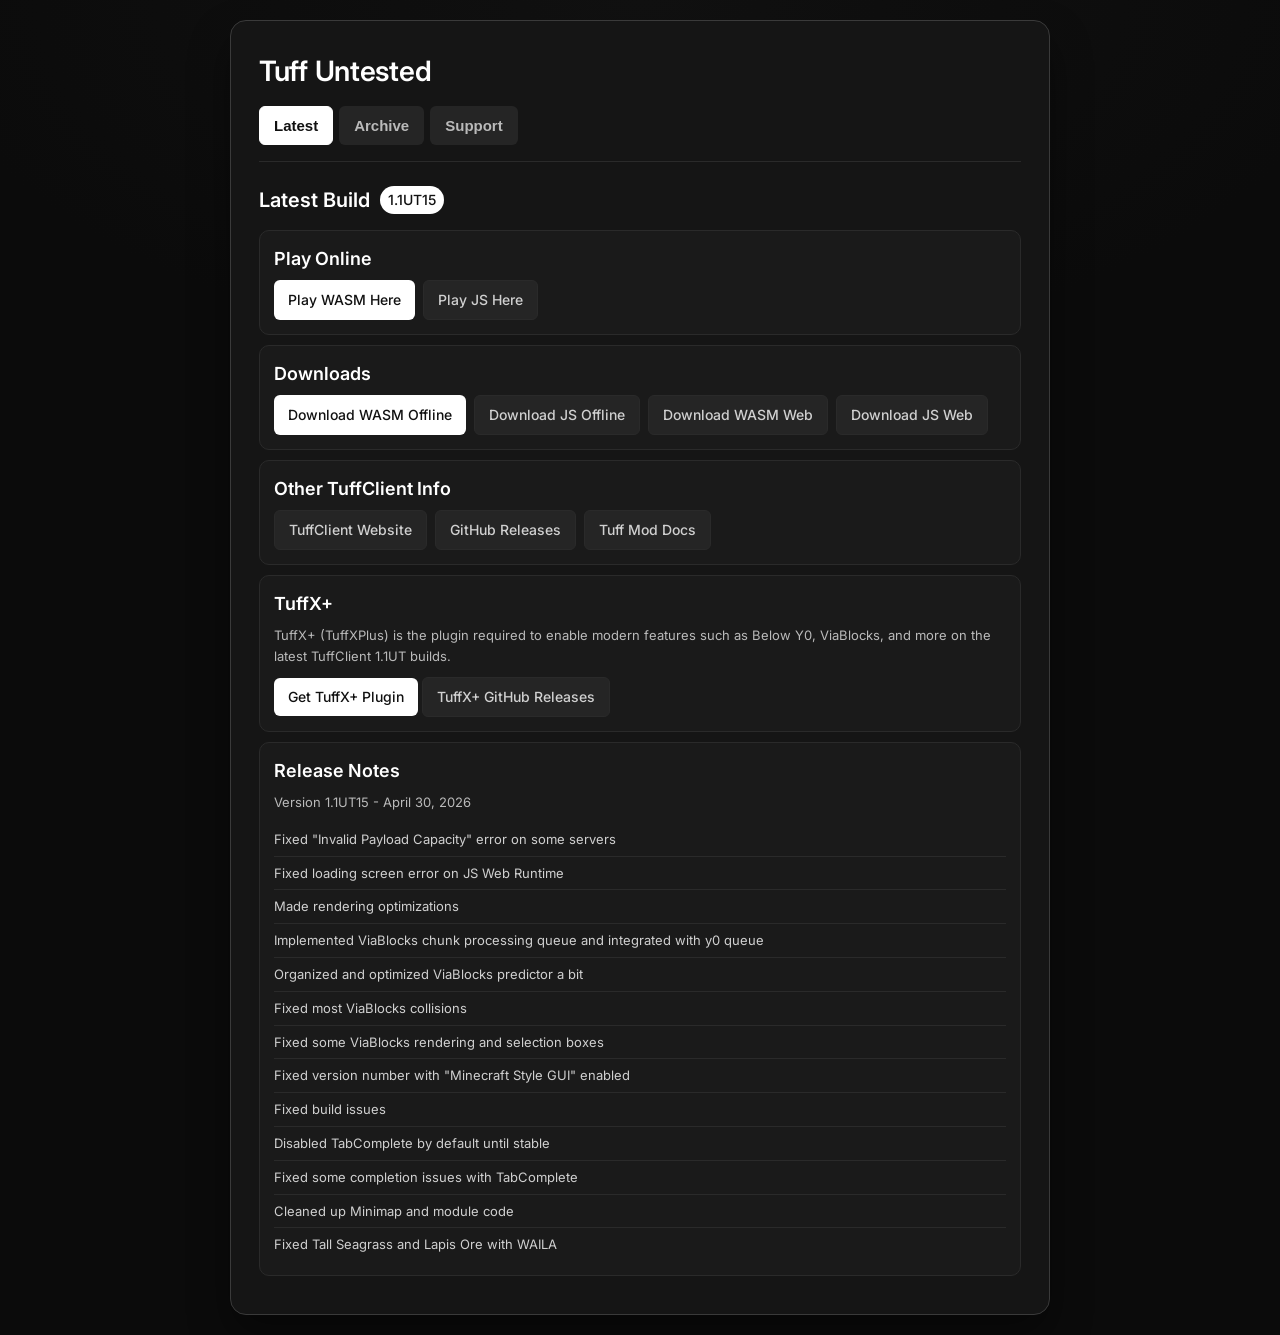
<file: index.html>
<!doctype html>
<html lang="en">

<head>
  <title>TuffClient</title>
  <meta charset="utf-8" />
  <link href="https://fonts.googleapis.com/css2?family=Inter:wght@400;500;600&display=swap" rel="stylesheet">
  <link type="text/css" rel="stylesheet" href="files.css?v=2" />
</head>

<body>
  <div class="container">
    <header class="header">
      <h1 class="logo">Tuff Untested</h1>
      <nav class="nav">
        <button class="nav-btn active" data-section="latest">Latest</button>
        <button class="nav-btn" data-section="archive">Archive</button>
        <button class="nav-btn" data-section="support">Support</button>
      </nav>
    </header>

    <main>
      <section id="latest" class="section active">
        <div class="section-header">
          <h2>Latest Build</h2>
          <span class="badge">1.1UT15</span>
        </div>
        
        <div class="card">
          <h3>Play Online</h3>
          <div class="link-group">
            <a href="files/1_1UT15/WASM/" class="btn btn-primary">Play WASM Here</a>
            <a href="files/1_1UT15/JS/" class="btn btn-secondary">Play JS Here</a>
          </div>
        </div>

        <div class="card">
          <h3>Downloads</h3>
          <div class="link-group">
            <a href="files/1_1UT15/WASM/Tuff_Client_Offline_WASM.html" download class="btn btn-primary">Download WASM Offline</a>
            <a href="files/1_1UT15/JS/Tuff_Client_JS.html" download class="btn btn-secondary">Download JS Offline</a>
            <a href="files/1_1UT15/WASM/WASM.zip" download class="btn btn-secondary">Download WASM Web</a>
            <a href="files/1_1UT15/JS/JS.zip" download class="btn btn-secondary">Download JS Web</a>
          </div>
        </div>

        <div class="card">
          <h3>Other TuffClient Info</h3>
          <div class="link-group">
            <a href="https://tuffclient.com" class="btn btn-secondary">TuffClient Website</a>
            <a href="https://github.com/TuffNetwork/Tuff-Client-Builds/releases/tag/1.1UT15" target="_blank" class="btn btn-secondary">GitHub Releases</a>
            <a href="https://github.com/TuffNetwork/tufftest/blob/v2/ModDocs.md" target="_blank" class="btn btn-secondary">Tuff Mod Docs</a>
          </div>
        </div>

        <div class="card">
          <h3>TuffX+</h3>
            <p>TuffX+ (TuffXPlus) is the plugin required to enable modern features such as Below Y0, ViaBlocks, and more on the latest TuffClient 1.1UT builds.</p>
            <a href="https://modrinth.com/plugin/tuffxplus" target="_blank" class="btn btn-primary">Get TuffX+ Plugin</a>
            <a href="https://github.com/TuffNetwork/TuffXPlus/releases" target="_blank" class="btn btn-secondary">TuffX+ GitHub Releases</a>
        </div>

        <div class="card notes">
          <h3>Release Notes</h3>
          <p class="version-info">Version 1.1UT15 - April 30, 2026</p>
          <ul>
            <li>Fixed "Invalid Payload Capacity" error on some servers</li>
            <li>Fixed loading screen error on JS Web Runtime</li>
            <li>Made rendering optimizations</li>
            <li>Implemented ViaBlocks chunk processing queue and integrated with y0 queue</li>
            <li>Organized and optimized ViaBlocks predictor a bit</li>
            <li>Fixed most ViaBlocks collisions</li>
            <li>Fixed some ViaBlocks rendering and selection boxes</li>
            <li>Fixed version number with "Minecraft Style GUI" enabled</li>
            <li>Fixed build issues</li>
            <li>Disabled TabComplete by default until stable</li>
            <li>Fixed some completion issues with TabComplete</li>
            <li>Cleaned up Minimap and module code</li>
            <li>Fixed Tall Seagrass and Lapis Ore with WAILA</li>
          </ul>
        </div>

      </section>

      <section id="archive" class="section">
        <div class="section-header">
          <h2>Archived Builds</h2>
        </div>
        
        <div class="card">
          <div class="archive-list">
            <a href="files/1_1UT14/WASM/" class="archive-item">
              <span class="version">1.1UT14</span>
              <span class="type">WASM</span>
            </a>
            <a href="files/1_1UT13/WASM/" class="archive-item">
              <span class="version">1.1UT13</span>
              <span class="type">WASM</span>
            </a>
            <a href="files/1_1UT12/WASM/" class="archive-item">
              <span class="version">1.1UT12</span>
              <span class="type">WASM</span>
            </a>
            <a href="files/1_1UT11/WASM/" class="archive-item">
              <span class="version">1.1UT11</span>
              <span class="type">WASM</span>
            </a>
            <a href="files/1_1UD10/WASM/" class="archive-item">
              <span class="version">1.1UD10</span>
              <span class="type">WASM</span>
            </a>
            <a href="files/1_1UT9/WASM/" class="archive-item">
              <span class="version">1.1UT9</span>
              <span class="type">WASM</span>
            </a>
            <a href="files/1_1UT8/WASM/" class="archive-item">
              <span class="version">1.1UT8</span>
              <span class="type">WASM</span>
            </a>
            <a href="files/1_1UT7/WASM/" class="archive-item">
              <span class="version">1.1UT7</span>
              <span class="type">WASM</span>
            </a>
            <a href="files/1_1UT6/WASM/" class="archive-item">
              <span class="version">1.1UT6</span>
              <span class="type">WASM</span>
            </a>
            <a href="files/1_1UT6/JS/" class="archive-item">
              <span class="version">1.1UT6</span>
              <span class="type">JS</span>
            </a>
            <a href="files/1_1UT5/WASM/" class="archive-item">
              <span class="version">1.1UT5</span>
              <span class="type">WASM</span>
            </a>
            <a href="files/1_1UT5/JS/" class="archive-item">
              <span class="version">1.1UT5</span>
              <span class="type">JS</span>
            </a>
          </div>
        </div>
      </section>

      <section id="support" class="section">
        <div class="section-header">
          <h2>Support</h2>
        </div>
        
        <div class="card">
          <h3>Having Issues?</h3>
          <p>If you're experiencing lag, try adjusting your graphics settings and lowering your render distance.</p>
          <p>If you're experiencing crashes, first try closing extra tabs. If crashes continue, try clearing your browser cookies and lowering your render distance.</p>
          <p>If you continue to  have issues, ask in our Discord.</p>
          <a href="https://support.google.com/accounts/answer/32050?hl=en&co=GENIE.Platform%3DDesktop" target="_blank" class="btn btn-secondary">Clear Cookies Guide</a>
          <a href="https://discord.gg/dGSkF3wvqX" target="_blank" class="btn btn-secondary">Join Discord</a>
        </div>

        <div class="card">
          <h3>Report Bugs</h3>
          <p>Found a bug? Create an issue on GitHub.</p>
          <a href="https://github.com/TuffNetwork/Tuff-Client-Builds/issues/new?template=bug.yml" target="_blank" class="btn btn-secondary">Create Issue</a>
        </div>

        <div class="card">
          <h3>Self-Hosting</h3>
          <p>Want to host your own instance?</p>
          <a href="https://github.com/TuffNetwork/tufftest" target="_blank" class="btn btn-secondary">View on GitHub</a>
        </div>
      </section>
    </main>
  </div>

  <script>
    document.querySelectorAll('.nav-btn').forEach(function (btn) {
      btn.addEventListener('click', function () {
        document.querySelectorAll('.nav-btn').forEach(function (b) { b.classList.remove('active'); });
        document.querySelectorAll('.section').forEach(function (s) { s.classList.remove('active'); });
        btn.classList.add('active');
        document.getElementById(btn.dataset.section).classList.add('active');
      });
    });

    if ('serviceWorker' in navigator) {
      var swReady = navigator.serviceWorker.register('/sw.js').then(function () {
        if (navigator.serviceWorker.controller) return;
        return new Promise(function (r) {
          navigator.serviceWorker.addEventListener('controllerchange', r, { once: true });
        });
      });

      document.addEventListener('click', function (e) {
        var link = e.target.closest('a[href*="/files/"]');
        if (!link) return;
        e.preventDefault();
        swReady.then(function () { location.href = link.href; });
      });
    }
  </script>
</body>

</html>
</file>
<file: files.css>
:root {
    --bg: #0b0b0b;
    --surface: #151515;
    --surface-2: #1a1a1a;
    --item-1: #252525;
    --item-2: #2c2c2c;
    --border: #2a2a2a;
    --border-strong: #3a3a3a;

    --text: #d0d0d0;
    --text-muted: #bababa;
    --text-dim: #666;
    --text-invert: #111;

    --accent: #ffffff;

    --radius-sm: 6px;
    --radius-md: 10px;
    --radius-lg: 16px;

    --transition: 0.2s ease;
}

*,
*::before,
*::after {
    box-sizing: border-box;
    margin: 0;
    padding: 0;
}

body {
    min-height: 100vh;
    background: radial-gradient(1200px 600px at top, #111 0%, var(--bg) 60%);
    font-family: 'Inter', -apple-system, BlinkMacSystemFont, sans-serif;
    color: var(--text);
    line-height: 1.6;
    display: flex;
    align-items: center;
    justify-content: center;
    padding: 20px;
}

.container {
    width: 100%;
    max-width: 820px;
    background: var(--surface);
    border: 1px solid var(--border-strong);
    border-radius: var(--radius-lg);
    padding: 28px;
    box-shadow: 0 20px 40px rgba(0, 0, 0, 0.4);
}

.header {
    margin-bottom: 22px;
    padding-bottom: 16px;
    border-bottom: 1px solid var(--border);
}

.logo {
    font-size: 28px;
    font-weight: 600;
    color: var(--accent);
    margin-bottom: 12px;
    letter-spacing: -0.01em;
}

.nav {
    display: flex;
    gap: 6px;
}

.nav-btn {
    appearance: none;
    background: var(--item-1);
    border: 1px solid transparent;
    padding: 10px 14px;
    font-size: 15px;
    font-weight: 550;
    color: var(--text-muted);
    border-radius: var(--radius-sm);
    cursor: pointer;
    transition: background var(--transition), color var(--transition), border var(--transition);
}

.nav-btn:hover {
    background: var(--item-2);
    color: var(--accent);
}

.nav-btn.active {
    background: var(--accent);
    color: var(--text-invert);
    border-color: var(--accent);
}

.nav-btn.active:hover {
    background: var(--text);
}

.section {
    display: none;
}

.section.active {
    display: block;
}

.section-header {
    display: flex;
    align-items: center;
    gap: 10px;
    margin-bottom: 14px;
}

.section-header h2 {
    font-size: 20px;
    font-weight: 600;
    color: var(--accent);
}

.badge {
    font-size: 14px;
    font-weight: 500;
    padding: 3px 8px;
    background: var(--accent);
    color: var(--text-invert);
    border-radius: 999px;
}

.card {
    background: var(--surface-2);
    border: 1px solid var(--border);
    border-radius: var(--radius-md);
    padding: 14px;
    margin-bottom: 10px;
}

.card h3 {
    font-size: 18px;
    font-weight: 600;
    color: var(--accent);
    margin-bottom: 6px;
}

.card p {
    font-size: 13px;
    color: var(--text-muted);
    margin-bottom: 10px;
}

.card ul {
    list-style: none;
}

.card li {
    padding: 6px 0;
    font-size: 13px;
    color: var(--text);
    border-bottom: 1px solid var(--border);
}

.card li:last-child {
    border-bottom: none;
}

.version-info {
    font-size: 12px;
    color: var(--text-dim);
}

.link-group {
    display: flex;
    gap: 8px;
    flex-wrap: wrap;
}

.btn {
    display: inline-flex;
    align-items: center;
    justify-content: center;
    padding: 8px 14px;
    font-size: 14px;
    font-weight: 500;
    text-decoration: none;
    border-radius: var(--radius-sm);
    transition: background var(--transition), color var(--transition), border var(--transition);
}

.btn-primary {
    background: var(--accent);
    color: var(--text-invert);
}

.btn-primary:hover {
    background: var(--text);
}

.btn-secondary {
    background: var(--item-1);
    color: var(--text);
    border: 1px solid var(--border);
}

.btn-secondary:hover {
    background: var(--item-2);
}

.archive-list {
    display: flex;
    flex-direction: column;
    gap: 8px;
}

.archive-item {
    display: flex;
    justify-content: space-between;
    align-items: center;
    padding: 10px 12px;
    background: var(--surface-2);
    border: 1px solid var(--border);
    border-radius: var(--radius-sm);
    text-decoration: none;
    color: var(--text);
    transition: background var(--transition), border var(--transition), transform var(--transition);
}

.archive-item:hover {
    background: #232323;
    border-color: var(--border-strong);
    transform: translateY(-1px);
}

.archive-item .version {
    font-size: 13px;
    font-weight: 500;
    color: var(--accent);
}

.archive-item .type {
    font-size: 11px;
    color: var(--text-muted);
    background: #2a2a2a;
    padding: 2px 6px;
    border-radius: 999px;
}
</file>
